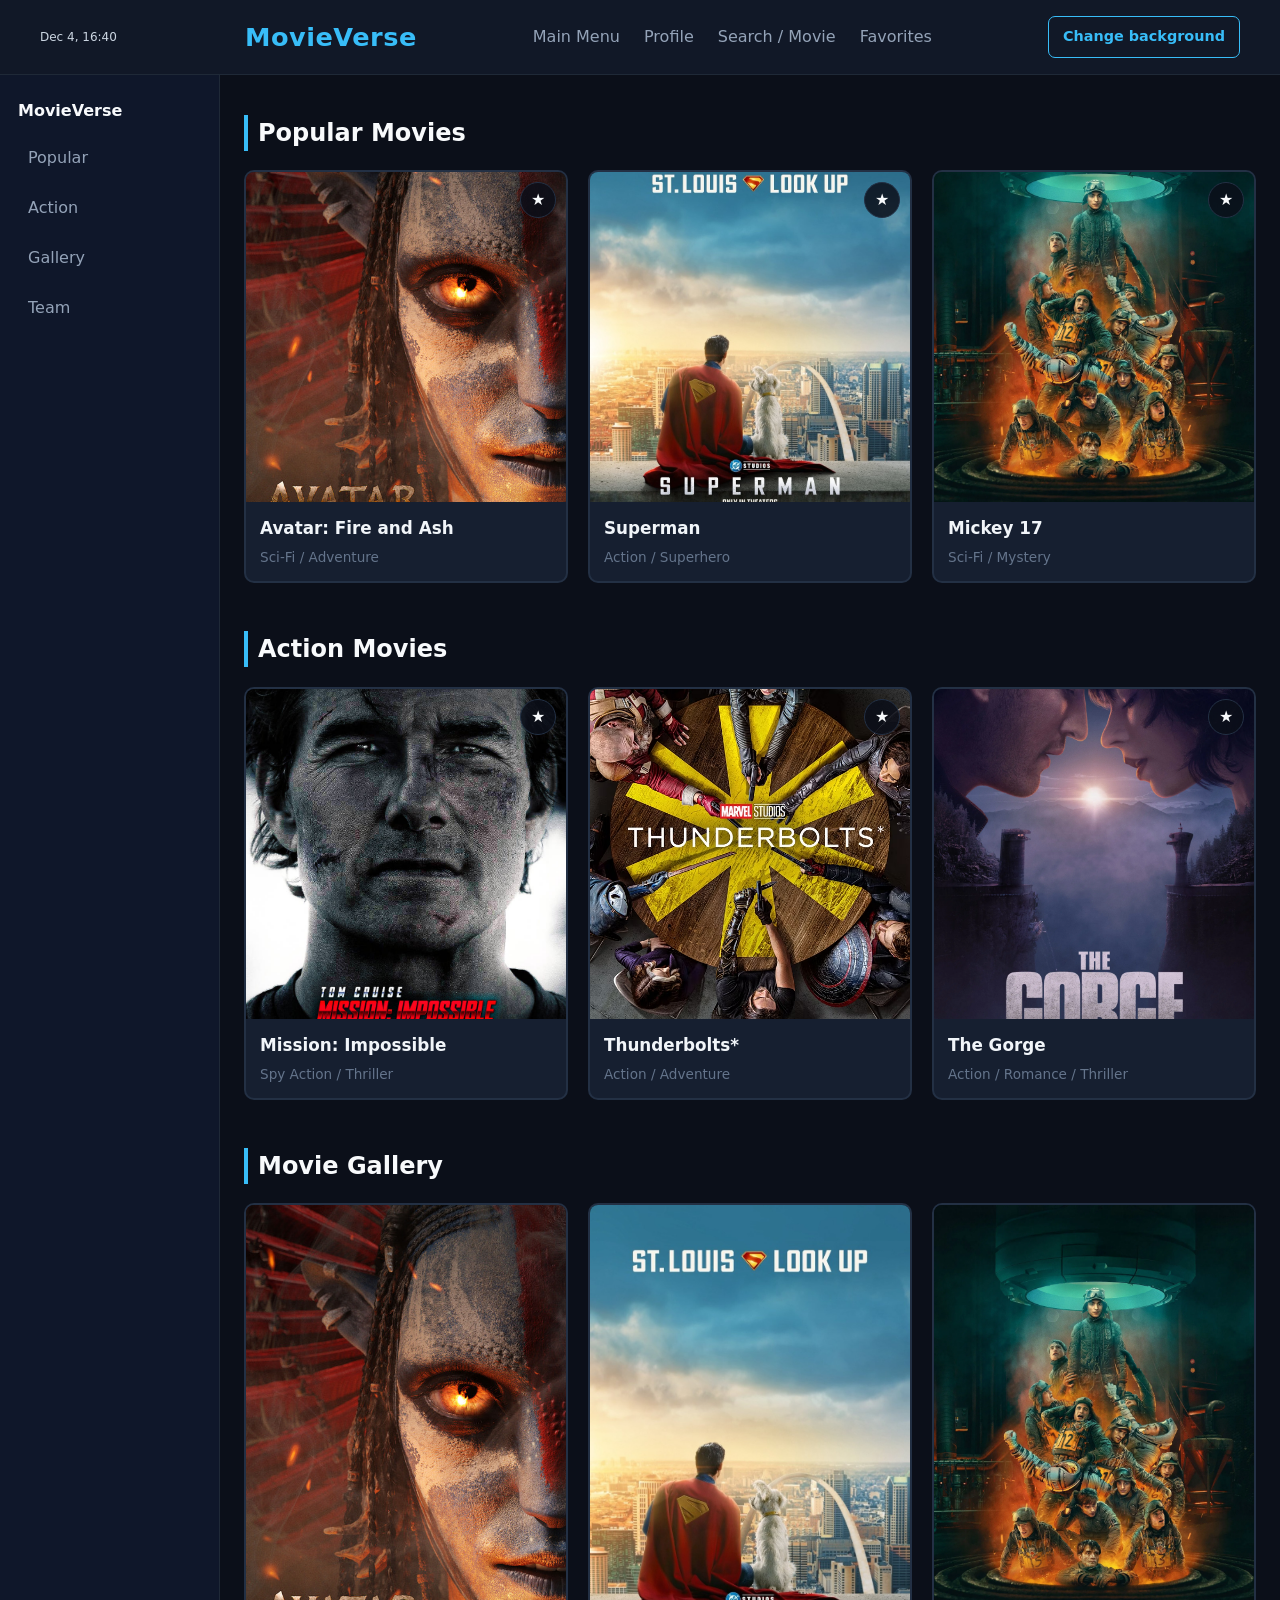
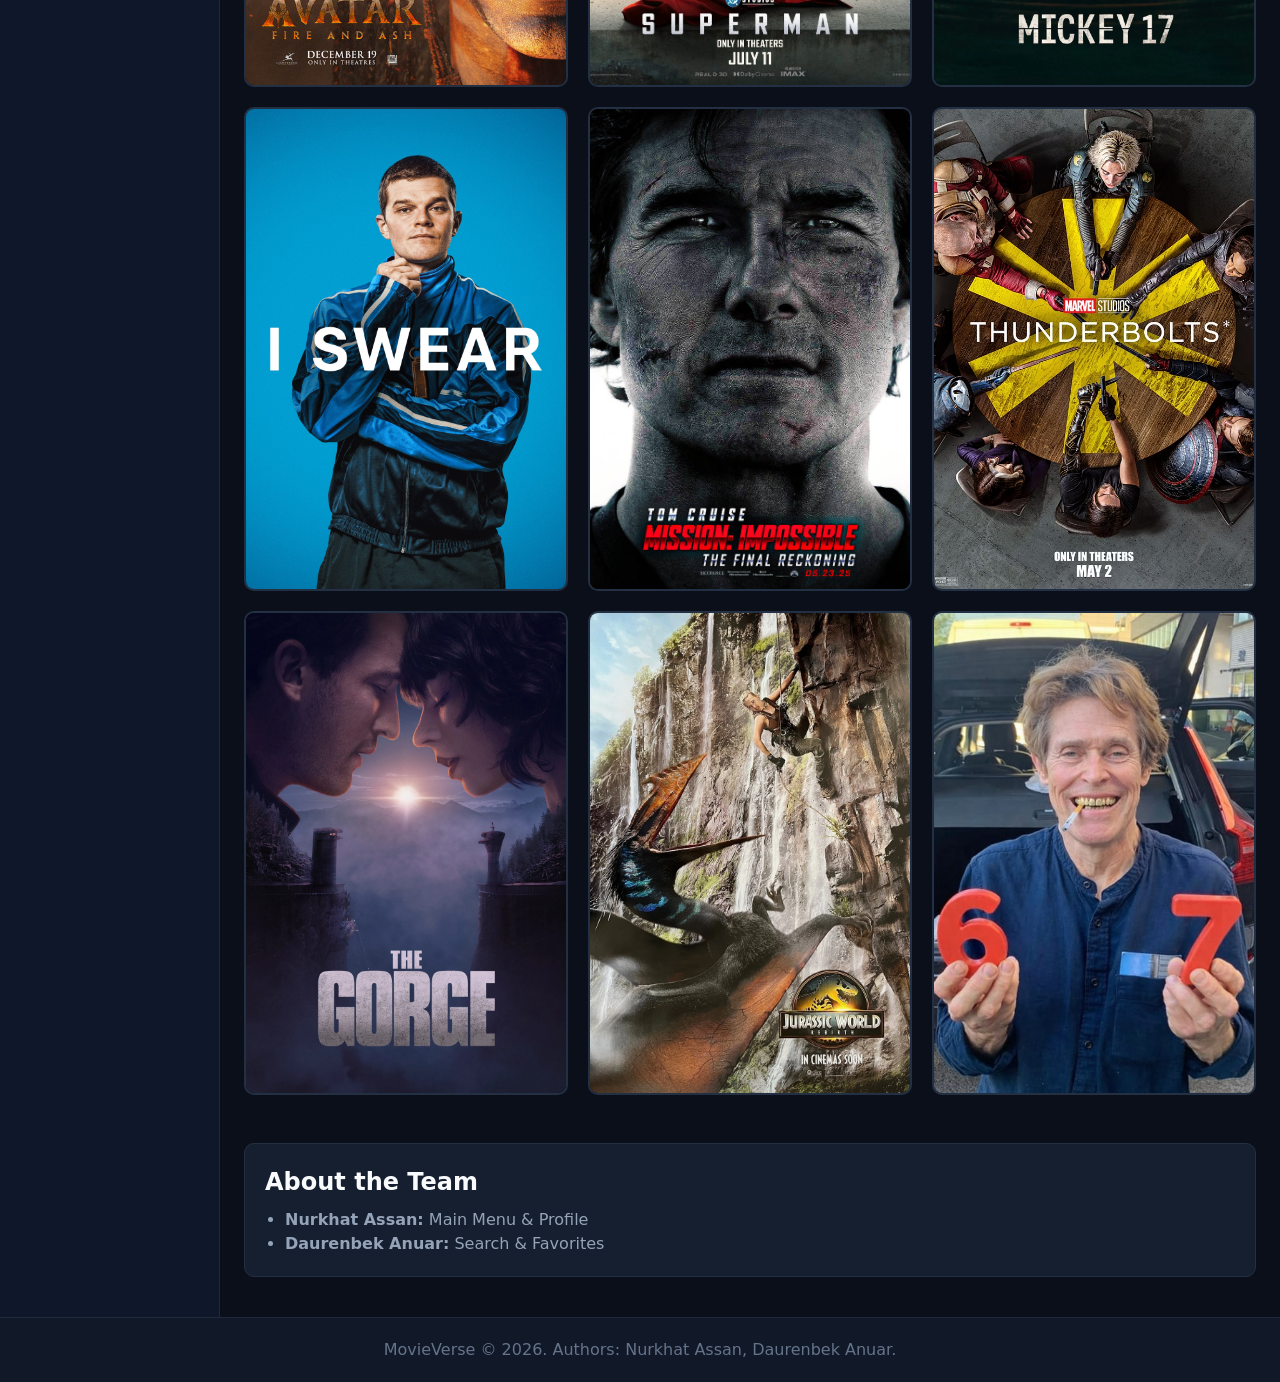
<file: index.html>
<!-- Created by Nurkhat Assan -->
<!DOCTYPE html>
<html lang="en">
<head>
    <meta charset="UTF-8">
    <meta name="viewport" content="width=device-width, initial-scale=1.0">
    <title>MovieVerse - Main Menu</title>
    <link rel="stylesheet" href="css/style.css">
</head>
<body>
<div class="page-layout">
    <header id="main-header">
        <nav class="nav-menu">
            <div class="logo">MovieVerse</div>
            <ul class="nav-links">
                <li><a href="index.html">Main Menu</a></li>
                <li><a href="profile.html">Profile</a></li>
                <li><a href="movie.html">Search / Movie</a></li>
                <li><a href="favorites.html">Favorites</a></li>
            </ul>
            <button
                type="button"
                class="theme-toggle"
                id="change-background"
                aria-label="Change background color">
                Change background
            </button>
        </nav>
    </header>

    <aside class="sidebar">
        <h2>MovieVerse</h2>
        <ul>
            <li><a href="#popular">Popular</a></li>
            <li><a href="#action">Action</a></li>
            <li><a href="#gallery">Gallery</a></li>
            <li><a href="#team">Team</a></li>
        </ul>
    </aside>

    <main>
        <div class="container">
            <section id="popular">
                <h1 class="section-title">Popular Movies</h1>

                <div class="card-row">
                    <div class="movie-card">
                        <button type="button" class="fav-btn"
                                title="Add to favorites">★</button>
                        <img src="images/avatar.jpg" alt="Avatar: Fire and Ash">
                        <div class="movie-info">
                            <div>
                                <h3>Avatar: Fire and Ash</h3>
                                <p>Sci-Fi / Adventure</p>
                            </div>
                        </div>
                    </div>

                    <div class="movie-card">
                        <button type="button" class="fav-btn"
                                title="Add to favorites">★</button>
                        <img src="images/superman.jpg" alt="Superman">
                        <div class="movie-info">
                            <div>
                                <h3>Superman</h3>
                                <p>Action / Superhero</p>
                            </div>
                        </div>
                    </div>

                    <div class="movie-card">
                        <button type="button" class="fav-btn"
                                title="Add to favorites">★</button>
                        <img src="images/mickey17.jpg" alt="Mickey 17">
                        <div class="movie-info">
                            <div>
                                <h3>Mickey 17</h3>
                                <p>Sci-Fi / Mystery</p>
                            </div>
                        </div>
                    </div>
                </div>
            </section>

            <section id="action">
                <h2 class="section-title">Action Movies</h2>

                <div class="card-row">
                    <div class="movie-card">
                        <button type="button" class="fav-btn"
                                title="Add to favorites">★</button>
                        <img src="images/mission.jpg"
                             alt="Mission: Impossible - The Final Reckoning">
                        <div class="movie-info">
                            <div>
                                <h3>Mission: Impossible</h3>
                                <p>Spy Action / Thriller</p>
                            </div>
                        </div>
                    </div>

                    <div class="movie-card">
                        <button type="button" class="fav-btn"
                                title="Add to favorites">★</button>
                        <img src="images/thunderbolts.jpg" alt="Thunderbolts">
                        <div class="movie-info">
                            <div>
                                <h3>Thunderbolts*</h3>
                                <p>Action / Adventure</p>
                            </div>
                        </div>
                    </div>

                    <div class="movie-card">
                        <button type="button" class="fav-btn"
                                title="Add to favorites">★</button>
                        <img src="images/gorge.jpg" alt="The Gorge">
                        <div class="movie-info">
                            <div>
                                <h3>The Gorge</h3>
                                <p>Action / Romance / Thriller</p>
                            </div>
                        </div>
                    </div>
                </div>
            </section>

            <section id="gallery">
                <h2 class="section-title">Movie Gallery</h2>

                <div class="gallery-grid">
                    <div class="gallery-item">
                        <img src="images/avatar.jpg" alt="Avatar: Fire and Ash">
                        <div class="gallery-caption">
                            <strong>Avatar: Fire and Ash</strong>
                            <span>Sci-Fi / Adventure</span>
                        </div>
                    </div>

                    <div class="gallery-item">
                        <img src="images/superman.jpg" alt="Superman">
                        <div class="gallery-caption">
                            <strong>Superman</strong>
                            <span>Action / Superhero</span>
                        </div>
                    </div>

                    <div class="gallery-item">
                        <img src="images/mickey17.jpg" alt="Mickey 17">
                        <div class="gallery-caption">
                            <strong>Mickey 17</strong>
                            <span>Sci-Fi / Mystery</span>
                        </div>
                    </div>

                    <div class="gallery-item">
                        <img src="images/iswear.jpg" alt="I Swear">
                        <div class="gallery-caption">
                            <strong>I Swear</strong>
                            <span>Drama / Biography</span>
                        </div>
                    </div>

                    <div class="gallery-item">
                        <img src="images/mission.jpg" alt="Mission: Impossible">
                        <div class="gallery-caption">
                            <strong>Mission: Impossible</strong>
                            <span>Action / Spy</span>
                        </div>
                    </div>

                    <div class="gallery-item">
                        <img src="images/thunderbolts.jpg" alt="Thunderbolts">
                        <div class="gallery-caption">
                            <strong>Thunderbolts*</strong>
                            <span>Action / Adventure</span>
                        </div>
                    </div>

                    <div class="gallery-item">
                        <img src="images/gorge.jpg" alt="The Gorge">
                        <div class="gallery-caption">
                            <strong>The Gorge</strong>
                            <span>Action / Romance</span>
                        </div>
                    </div>

                    <div class="gallery-item">
                        <img src="images/jurassic.jpg"
                             alt="Jurassic World: Rebirth">
                        <div class="gallery-caption">
                            <strong>Jurassic World: Rebirth</strong>
                            <span>Action / Sci-Fi</span>
                        </div>
                    </div>

                    <div class="gallery-item">
                        <img src="images/profile.jpg" alt="MovieVerse profile">
                        <div class="gallery-caption">
                            <strong>MovieVerse Profile</strong>
                            <span>User profile image</span>
                        </div>
                    </div>
                </div>
            </section>

            <section id="team" class="team-box">
                <h2>About the Team</h2>
                <ul>
                    <li><strong>Nurkhat Assan:</strong> Main Menu &amp; Profile</li>
                    <li><strong>Daurenbek Anuar:</strong> Search &amp; Favorites</li>
                </ul>
            </section>
        </div>
    </main>

    <footer>
        <p>MovieVerse &copy; 2026. Authors: Nurkhat Assan, Daurenbek Anuar.</p>
    </footer>
</div>
    <script src="js/assignment.js"></script>
</body>
</html>
</file>
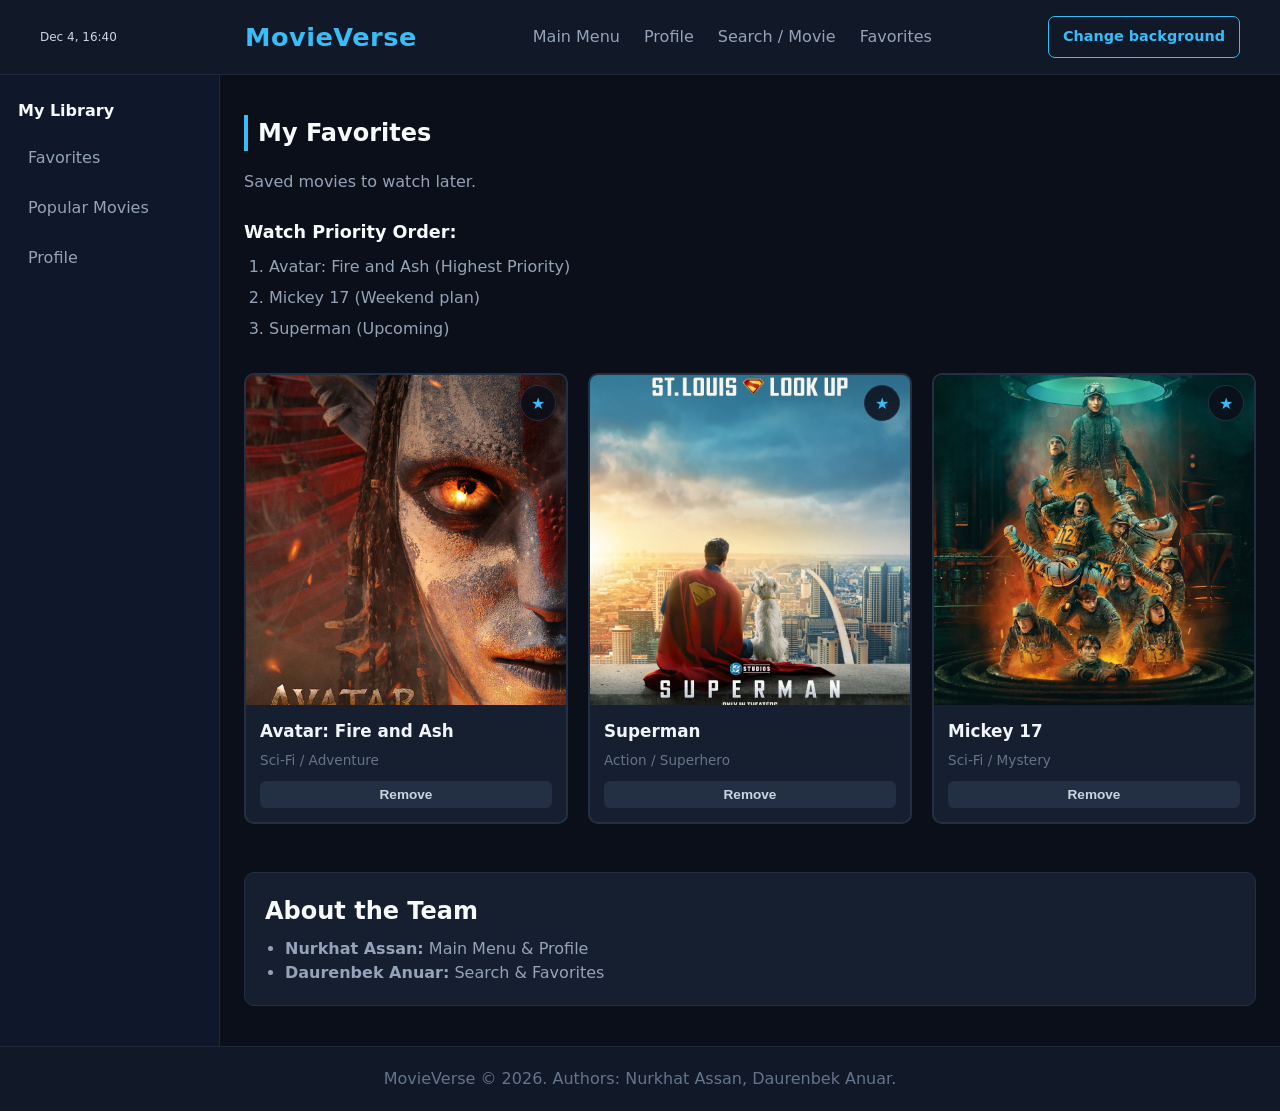
<file: favorites.html>
<!-- Created by Daurenbek Anuar -->
<!DOCTYPE html>
<html lang="en">
<head>
    <meta charset="UTF-8">
    <meta name="viewport" content="width=device-width, initial-scale=1.0">
    <title>MovieVerse - Favorites</title>
    <link rel="stylesheet" href="css/style.css">
</head>
<body>
<div class="page-layout">
    <header id="main-header">
        <nav class="nav-menu">
            <div class="logo">MovieVerse</div>
            <ul class="nav-links">
                <li><a href="index.html">Main Menu</a></li>
                <li><a href="profile.html">Profile</a></li>
                <li><a href="movie.html">Search / Movie</a></li>
                <li><a href="favorites.html">Favorites</a></li>
            </ul>
            <button
                type="button"
                class="theme-toggle"
                id="change-background"
                aria-label="Change background color">
                Change background
            </button>
        </nav>
    </header>

    <aside class="sidebar">
        <h2>My Library</h2>
        <ul>
            <li><a href="favorites.html">Favorites</a></li>
            <li><a href="index.html">Popular Movies</a></li>
            <li><a href="profile.html">Profile</a></li>
        </ul>
    </aside>

    <main>
        <div class="container">
            <h1 class="section-title">My Favorites</h1>
            <p style="color: #94a3b8; margin-bottom: 25px;">Saved movies to watch later.</p>

            <h3 style="color: #f8fafc; margin-bottom: 10px; font-size: 1.1rem;">Watch Priority Order:</h3>
            <ol class="custom-ol">
                <li>Avatar: Fire and Ash (Highest Priority)</li>
                <li>Mickey 17 (Weekend plan)</li>
                <li>Superman (Upcoming)</li>
            </ol>

            <!-- Flexbox is used for this card row as required by Task 2. -->
            <div class="card-row">
                <div class="movie-card">
                    <button type="button" class="fav-btn-active">★</button>
                    <img src="images/avatar.jpg" alt="Avatar">
                    <div class="movie-info">
                        <div><h3>Avatar: Fire and Ash</h3><p>Sci-Fi / Adventure</p></div>
                        <button class="btn" type="button" style="margin-top: 10px; padding: 6px 12px; font-size: 0.85rem; background: #233044; color: #cbd5e1;">Remove</button>
                    </div>
                </div>
                <div class="movie-card">
                    <button type="button" class="fav-btn-active">★</button>
                    <img src="images/superman.jpg" alt="Superman">
                    <div class="movie-info">
                        <div><h3>Superman</h3><p>Action / Superhero</p></div>
                        <button class="btn" type="button" style="margin-top: 10px; padding: 6px 12px; font-size: 0.85rem; background: #233044; color: #cbd5e1;">Remove</button>
                    </div>
                </div>
                <div class="movie-card">
                    <button type="button" class="fav-btn-active">★</button>
                    <img src="images/mickey17.jpg" alt="Mickey 17">
                    <div class="movie-info">
                        <div><h3>Mickey 17</h3><p>Sci-Fi / Mystery</p></div>
                        <button class="btn" type="button" style="margin-top: 10px; padding: 6px 12px; font-size: 0.85rem; background: #233044; color: #cbd5e1;">Remove</button>
                    </div>
                </div>
            </div>

            <section class="team-box">
                <h2>About the Team</h2>
                <ul>
                    <li><strong>Nurkhat Assan:</strong> Main Menu & Profile</li>
                    <li><strong>Daurenbek Anuar:</strong> Search & Favorites</li>
                </ul>
            </section>
        </div>
    </main>

    <footer>
        <p>MovieVerse &copy; 2026. Authors: Nurkhat Assan, Daurenbek Anuar.</p>
    </footer>
</div>
    <script src="js/assignment.js"></script>
</body>
</html>

</body>
</html>
</file>
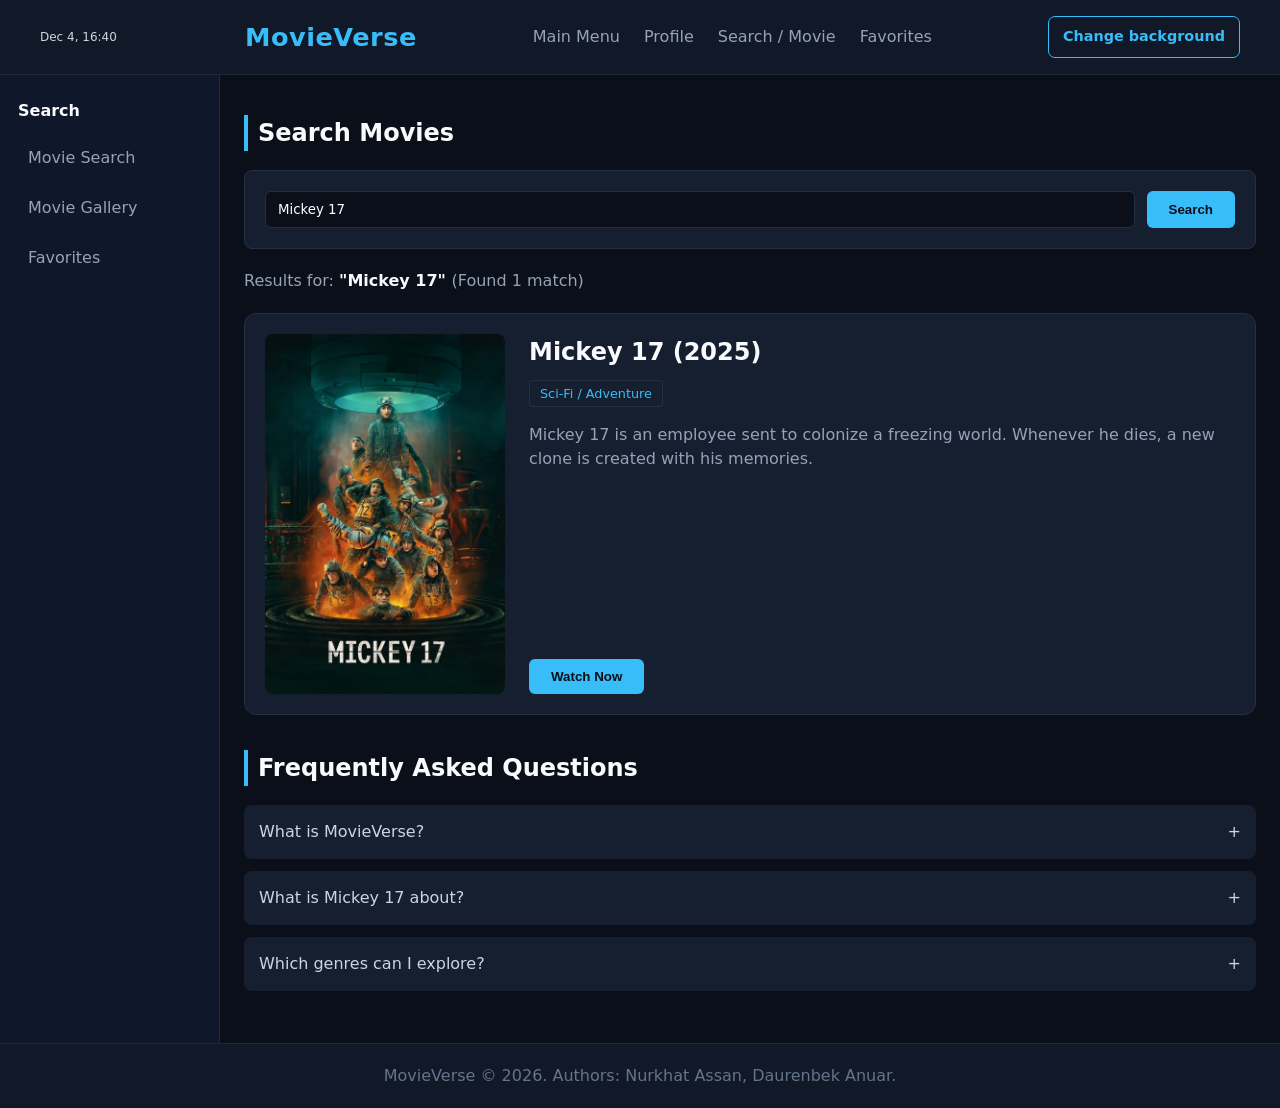
<file: movie.html>
<!-- Created by Daurenbek Anuar -->
<!DOCTYPE html>
<html lang="en">
<head>
    <meta charset="UTF-8">
    <meta name="viewport" content="width=device-width, initial-scale=1.0">
    <title>MovieVerse - Search &amp; Movie</title>
    <link rel="stylesheet" href="css/style.css">
</head>
<body>
<div class="page-layout">
    <header id="main-header">
        <nav class="nav-menu">
            <div class="logo">MovieVerse</div>
            <ul class="nav-links">
                <li><a href="index.html">Main Menu</a></li>
                <li><a href="profile.html">Profile</a></li>
                <li><a href="movie.html">Search / Movie</a></li>
                <li><a href="favorites.html">Favorites</a></li>
            </ul>
            <button
                type="button"
                class="theme-toggle"
                id="change-background"
                aria-label="Change background color">
                Change background
            </button>
        </nav>
    </header>

    <aside class="sidebar">
        <h2>Search</h2>
        <ul>
            <li><a href="movie.html">Movie Search</a></li>
            <li><a href="index.html#gallery">Movie Gallery</a></li>
            <li><a href="favorites.html">Favorites</a></li>
        </ul>
    </aside>

    <main>
        <div class="container">
            <h1 class="section-title">Search Movies</h1>

            <form action="movie.html" method="GET" class="search-box">
                <input type="text" name="query" value="Mickey 17"
                       placeholder="Search by title...">
                <button type="submit" class="btn">Search</button>
            </form>

            <p style="margin-bottom: 20px; color: #94a3b8;">
                Results for:
                <strong style="color: #f8fafc;" class="mickey2">
                    "Mickey 17"
                </strong>
                (Found 1 match)
            </p>

            <div class="movie-result-card">
                <img src="images/mickey17.jpg" alt="Mickey 17"
                     class="movie-result-poster">

                <div class="movie-result-details">
                    <div>
                        <h2 class="mickey">Mickey 17 (2025)</h2>
                        <span class="movie-badge">Sci-Fi / Adventure</span>
                        <p class="movie-desc">
                            Mickey 17 is an employee sent to colonize a
                            freezing world. Whenever he dies, a new clone
                            is created with his memories.
                        </p>
                    </div>

                    <div class="actions-row">
                        <button class="btn" type="button">Watch Now</button>
                    </div>
                </div>
            </div>

            <!-- TASK 2: FAQ Accordion -->
            <section id="movie-faq" style="margin-top: 35px;">
                <h2 class="section-title">Frequently Asked Questions</h2>

                <div class="faq-item"
                     style="margin-bottom: 12px; border-radius: 8px;
                     overflow: hidden; background: #161f30;">
                    <button type="button" class="faq-question"
                            aria-expanded="false"
                            style="width: 100%; padding: 15px;
                            display: flex; justify-content: space-between;
                            gap: 12px; border: 0; cursor: pointer;
                            text-align: left; font: inherit;
                            background: #161f30; color: inherit;">
                        What is MovieVerse?
                        <span class="faq-icon">+</span>
                    </button>
                    <div class="faq-answer" aria-hidden="true"
                         style="max-height: 0; overflow: hidden;
                         padding: 0 15px; opacity: 0;
                         transition: max-height 0.35s ease,
                         padding 0.35s ease, opacity 0.35s ease;">
                        <p>
                            MovieVerse is a website where users can explore
                            movies, discover popular titles, and find
                            information about films.
                        </p>
                    </div>
                </div>

                <div class="faq-item"
                     style="margin-bottom: 12px; border-radius: 8px;
                     overflow: hidden; background: #161f30;">
                    <button type="button" class="faq-question"
                            aria-expanded="false"
                            style="width: 100%; padding: 15px;
                            display: flex; justify-content: space-between;
                            gap: 12px; border: 0; cursor: pointer;
                            text-align: left; font: inherit;
                            background: #161f30; color: inherit;">
                        What is Mickey 17 about?
                        <span class="faq-icon">+</span>
                    </button>
                    <div class="faq-answer" aria-hidden="true"
                         style="max-height: 0; overflow: hidden;
                         padding: 0 15px; opacity: 0;
                         transition: max-height 0.35s ease,
                         padding 0.35s ease, opacity 0.35s ease;">
                        <p>
                            Mickey 17 follows an expendable worker on a
                            dangerous mission to colonize a frozen planet.
                            When he dies, another version of him is created.
                        </p>
                    </div>
                </div>

                <div class="faq-item"
                     style="margin-bottom: 12px; border-radius: 8px;
                     overflow: hidden; background: #161f30;">
                    <button type="button" class="faq-question"
                            aria-expanded="false"
                            style="width: 100%; padding: 15px;
                            display: flex; justify-content: space-between;
                            gap: 12px; border: 0; cursor: pointer;
                            text-align: left; font: inherit;
                            background: #161f30; color: inherit;">
                        Which genres can I explore?
                        <span class="faq-icon">+</span>
                    </button>
                    <div class="faq-answer" aria-hidden="true"
                         style="max-height: 0; overflow: hidden;
                         padding: 0 15px; opacity: 0;
                         transition: max-height 0.35s ease,
                         padding 0.35s ease, opacity 0.35s ease;">
                        <p>
                            MovieVerse includes movie categories such as
                            science fiction, adventure, action, thriller,
                            and drama.
                        </p>
                    </div>
                </div>
            </section>
        </div>
    </main>

    <footer>
        <p>MovieVerse &copy; 2026. Authors: Nurkhat Assan, Daurenbek Anuar.</p>
    </footer>
</div>
    <script src="js/assignment.js"></script>
</body>
</html>
</file>
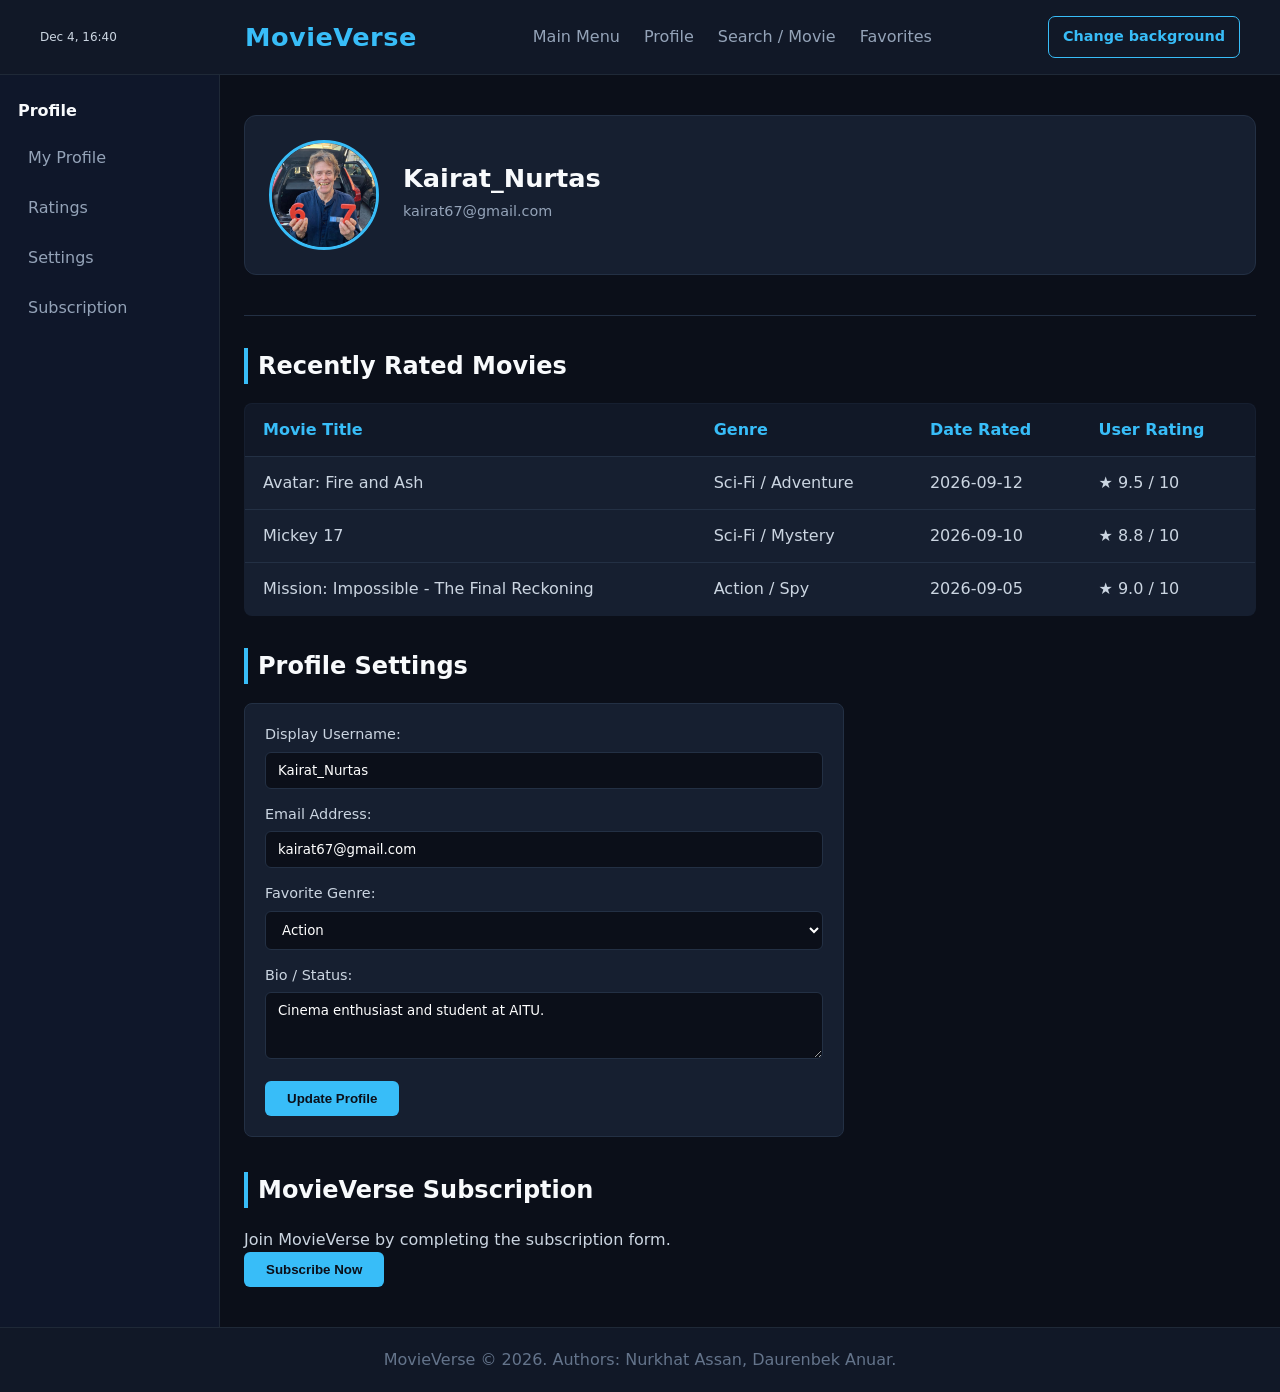
<file: profile.html>
<!-- Created by Nurkhat Assan -->
<!DOCTYPE html>
<html lang="en">
<head>
    <meta charset="UTF-8">
    <meta name="viewport" content="width=device-width, initial-scale=1.0">
    <title>MovieVerse - Profile</title>
    <link rel="stylesheet" href="css/style.css">
</head>
<body>
<div class="page-layout">
    <header id="main-header">
        <nav class="nav-menu">
            <div class="logo">MovieVerse</div>
            <ul class="nav-links">
                <li><a href="index.html">Main Menu</a></li>
                <li><a href="profile.html">Profile</a></li>
                <li><a href="movie.html">Search / Movie</a></li>
                <li><a href="favorites.html">Favorites</a></li>
            </ul>
            <button
                type="button"
                class="theme-toggle"
                id="change-background"
                aria-label="Change background color">
                Change background
            </button>
        </nav>
    </header>

    <aside class="sidebar">
        <h2>Profile</h2>
        <ul>
            <li><a href="profile.html">My Profile</a></li>
            <li><a href="#ratings">Ratings</a></li>
            <li><a href="#settings">Settings</a></li>
            <li><a href="#subscription-feature">Subscription</a></li>
        </ul>
    </aside>

    <main>
        <div class="container">
            <section class="profile-header">
                <img src="images/profile.jpg" alt="Profile Picture"
                     class="profile-img">
                <div class="profile-info">
                    <h1>Kairat_Nurtas</h1>
                    <p class="email">kairat67@gmail.com</p>
                </div>
            </section>

            <hr class="divider">

            <section id="ratings">
                <h2 class="section-title">Recently Rated Movies</h2>
                <div class="table-wrapper">
                    <table class="ratings-table">
                        <thead>
                            <tr>
                                <th>Movie Title</th>
                                <th>Genre</th>
                                <th>Date Rated</th>
                                <th>User Rating</th>
                            </tr>
                        </thead>
                        <tbody>
                            <tr>
                                <td>Avatar: Fire and Ash</td>
                                <td>Sci-Fi / Adventure</td>
                                <td>2026-09-12</td>
                                <td>★ 9.5 / 10</td>
                            </tr>
                            <tr>
                                <td>Mickey 17</td>
                                <td>Sci-Fi / Mystery</td>
                                <td>2026-09-10</td>
                                <td>★ 8.8 / 10</td>
                            </tr>
                            <tr>
                                <td>Mission: Impossible - The Final Reckoning</td>
                                <td>Action / Spy</td>
                                <td>2026-09-05</td>
                                <td>★ 9.0 / 10</td>
                            </tr>
                        </tbody>
                    </table>
                </div>
            </section>

            <section id="settings">
                <h2 class="section-title">Profile Settings</h2>
                <form id="contact-form" class="form-card">
                    <div class="form-group">
                        <label for="username">Display Username:</label>
                        <input type="text" id="username" name="username"
                               value="Kairat_Nurtas">
                    </div>

                    <div class="form-group">
                        <label for="email">Email Address:</label>
                        <input type="email" id="email" name="email"
                               value="kairat67@gmail.com" required>
                    </div>

                    <div class="form-group">
                        <label for="fav-genre">Favorite Genre:</label>
                        <select id="fav-genre" name="fav-genre">
                            <option value="action">Action</option>
                            <option value="scifi">Sci-Fi</option>
                            <option value="drama">Drama</option>
                        </select>
                    </div>

                    <div class="form-group">
                        <label for="bio">Bio / Status:</label>
                        <textarea id="bio" name="bio" rows="3">Cinema enthusiast and student at AITU.</textarea>
                    </div>

                    <button type="submit" class="btn">Update Profile</button>
                </form>
            </section>

            <!-- TASK 3: Popup Subscription -->
            <section id="subscription-feature" style="margin-top: 35px;">
                <h2 class="section-title">MovieVerse Subscription</h2>
                <p>Join MovieVerse by completing the subscription form.</p>

                <button type="button" class="btn" id="open-subscription">
                    Subscribe Now
                </button>
            </section>

            <!-- TASK 1: Form Validation -->
            <div id="subscription-popup" aria-hidden="true"
                 style="display: none; position: fixed; inset: 0;
                 z-index: 1000; background: rgba(0,0,0,0.8);
                 justify-content: center; align-items: center;
                 padding: 15px; overflow-y: auto;">

                <div role="dialog" aria-modal="true"
                     aria-labelledby="subscription-title"
                     style="position: relative; width: 100%;
                     max-width: 430px; max-height: 90vh;
                     overflow-y: auto; padding: 25px;
                     border-radius: 12px; background: #161f30;
                     color: #f8fafc;">

                    <button type="button" id="close-subscription"
                            aria-label="Close popup"
                            style="position: absolute; top: 8px; right: 12px;
                            border: 0; background: transparent;
                            color: inherit; font-size: 28px;
                            cursor: pointer;">
                        &times;
                    </button>

                    <h2 id="subscription-title">Join MovieVerse</h2>
                    <p>Enter your details below.</p>

                    <form id="subscription-form" novalidate>
                        <div class="form-group">
                            <label for="subscription-email">Email Address:</label>
                            <input type="email" id="subscription-email"
                                   name="subscription-email"
                                   placeholder="name@example.com"
                                   autocomplete="email" required>
                        </div>

                        <div class="form-group">
                            <label for="subscription-password">Password:</label>
                            <input type="password" id="subscription-password"
                                   name="subscription-password"
                                   placeholder="At least 8 characters"
                                   autocomplete="new-password" required>
                        </div>

                        <div class="form-group">
                            <label for="confirm-password">Confirm Password:</label>
                            <input type="password" id="confirm-password"
                                   name="confirm-password"
                                   placeholder="Repeat your password"
                                   autocomplete="new-password" required>
                        </div>

                        <p id="form-message" role="status"
                           aria-live="polite"></p>

                        <button type="submit" class="btn">
                            Validate and Subscribe
                        </button>
                    </form>
                </div>
            </div>
        </div>
    </main>

    <footer>
        <p>MovieVerse &copy; 2026. Authors: Nurkhat Assan, Daurenbek Anuar.</p>
    </footer>
</div>
    <script src="js/assignment.js"></script>
</body>
</html>
</file>
<file: css/style.css>
/* MovieVerse - Assignment #2: Advanced CSS (Flexbox & Grid) */

* {
    margin: 0;
    padding: 0;
    box-sizing: border-box;
}

html {
    scroll-behavior: smooth;
}

body {
    min-height: 100vh;
    font-family: 'Segoe UI', system-ui, sans-serif;
    background-color: #0b0f19;
    color: #cbd5e1;
    line-height: 1.5;
}

/* =========================
   TASK 3 - GRID PAGE LAYOUT
   ========================= */

.page-layout {
    min-height: 100vh;
    display: grid;
    grid-template-columns: 220px minmax(0, 1fr);
    grid-template-rows: auto minmax(0, 1fr) auto;
    grid-template-areas:
        "header header"
        "sidebar main"
        "footer footer";
}

#main-header {
    grid-area: header;
    background-color: #111827;
    border-bottom: 1px solid #1f2937;
    padding: 1rem 2.5rem;
}

/* =========================
   TASK 1 - FLEXBOX NAVIGATION
   ========================= */

.nav-menu {
    display: flex;
    justify-content: space-between;
    align-items: center;
    max-width: 1200px;
    margin: 0 auto;
    gap: 30px;
}

.logo {
    color: #38bdf8;
    font-size: 1.6rem;
    font-weight: 700;
    letter-spacing: 0.5px;
    white-space: nowrap;
}

.nav-links {
    list-style: none;
    display: flex;
    align-items: center;
    justify-content: flex-end;
    gap: 24px;
    flex-wrap: wrap;
}

.nav-links a {
    color: #94a3b8;
    text-decoration: none;
    font-weight: 500;
    transition: color 0.2s ease;
}

.nav-links a:hover {
    color: #38bdf8;
}

/* =========================
   TASK 3 - GRID SIDEBAR
   ========================= */

.sidebar {
    grid-area: sidebar;
    background-color: #0f172a;
    border-right: 1px solid #1f2937;
    padding: 24px 18px;
}

.sidebar h2 {
    color: #f8fafc;
    font-size: 1rem;
    margin-bottom: 14px;
}

.sidebar ul {
    list-style: none;
    display: flex;
    flex-direction: column;
    gap: 8px;
}

.sidebar a {
    display: block;
    padding: 9px 10px;
    color: #94a3b8;
    text-decoration: none;
    border-radius: 6px;
    transition: background-color 0.2s ease, color 0.2s ease;
}

.sidebar a:hover {
    background-color: #161f30;
    color: #38bdf8;
}

/* =========================
   GRID MAIN AREA
   ========================= */

main {
    grid-area: main;
    min-width: 0;
}

.container {
    width: min(1200px, 100%);
    margin: 0 auto;
    padding: 2.5rem 1.5rem;
}

.section-title {
    color: #f8fafc;
    font-size: 1.5rem;
    margin-bottom: 1.2rem;
    border-left: 4px solid #38bdf8;
    padding-left: 10px;
}

/* =========================
   TASK 2 - FLEXBOX CARD ROW
   ========================= */

.card-row {
    display: flex;
    align-items: stretch;
    gap: 20px;
    margin-bottom: 3rem;
}

.card-row .movie-card {
    flex: 1 1 0;
    min-width: 0;
}

/* =========================
   TASK 4 - CSS GRID GALLERY
   ========================= */

.gallery-grid {
    display: grid;
    grid-template-columns: repeat(3, minmax(0, 1fr));
    grid-auto-rows: 1fr;
    gap: 20px;
    margin-bottom: 3rem;
}

.gallery-item {
    position: relative;
    min-height: 320px;
    overflow: hidden;
    border: 2px solid #233044;
    border-radius: 10px;
    background-color: #161f30;
}

.gallery-item img {
    width: 100%;
    height: 100%;
    min-height: 320px;
    object-fit: cover;
    display: block;
    transition: transform 0.3s ease;
}

.gallery-caption {
    position: absolute;
    left: 0;
    right: 0;
    bottom: 0;
    padding: 18px 14px;
    color: #f8fafc;
    background: linear-gradient(transparent, rgba(0, 0, 0, 0.9));
    transform: translateY(100%);
    transition: transform 0.3s ease;
}

.gallery-caption strong {
    display: block;
    font-size: 1rem;
}

.gallery-caption span {
    color: #cbd5e1;
    font-size: 0.82rem;
}

.gallery-item:hover {
    border-color: #38bdf8;
}

.gallery-item:hover img {
    transform: scale(1.05);
}

.gallery-item:hover .gallery-caption {
    transform: translateY(0);
}

/* =========================
   MOVIE CARDS
   ========================= */

.movie-card {
    position: relative;
    background-color: #161f30;
    border: 2px solid #233044;
    border-radius: 10px;
    overflow: hidden;
    display: flex;
    flex-direction: column;
    min-width: 0;
    transition: border-color 0.2s ease, box-shadow 0.2s ease, transform 0.2s ease;
}

.movie-card:hover {
    border-color: #38bdf8;
    box-shadow: 0 0 12px rgba(56, 189, 248, 0.25);
    transform: translateY(-4px);
}

.movie-card img {
    width: 100%;
    height: 330px;
    object-fit: cover;
    display: block;
}

.movie-info {
    padding: 14px;
    display: flex;
    flex-direction: column;
    flex-grow: 1;
    justify-content: space-between;
}

.movie-info h3 {
    color: #f1f5f9;
    font-size: 1.05rem;
    margin-bottom: 6px;
}

.movie-info p {
    font-size: 0.85rem;
    color: #64748b;
}

.fav-btn,
.fav-btn-active {
    position: absolute;
    top: 10px;
    right: 10px;
    z-index: 2;
    width: 36px;
    height: 36px;
    border: 1px solid #233044;
    border-radius: 50%;
    background: rgba(11, 15, 25, 0.85);
    color: #f8fafc;
    cursor: pointer;
    font-size: 1rem;
}

.fav-btn:hover,
.fav-btn-active:hover {
    color: #38bdf8;
}

.fav-btn-active {
    color: #38bdf8;
}

/* =========================
   PROFILE
   ========================= */

.profile-header {
    display: flex;
    align-items: center;
    gap: 24px;
    margin-bottom: 2.5rem;
    background-color: #161f30;
    border: 1px solid #233044;
    padding: 24px;
    border-radius: 12px;
}

.profile-img {
    width: 110px;
    height: 110px;
    border-radius: 50%;
    object-fit: cover;
    border: 3px solid #38bdf8;
}

.profile-info h1 {
    color: #f8fafc;
    font-size: 1.6rem;
    margin-bottom: 4px;
}

.profile-info .email {
    font-size: 0.9rem;
    color: #94a3b8;
    margin-bottom: 8px;
}

.divider {
    height: 1px;
    border: 0;
    background-color: #233044;
    margin-bottom: 2rem;
}

/* =========================
   TABLE
   ========================= */

.table-wrapper {
    overflow-x: auto;
    margin-bottom: 2rem;
}

.ratings-table {
    width: 100%;
    border-collapse: collapse;
    background-color: #161f30;
    border-radius: 8px;
    overflow: hidden;
    border: 1px solid #233044;
    min-width: 650px;
}

.ratings-table th,
.ratings-table td {
    padding: 14px 18px;
    text-align: left;
    border-bottom: 1px solid #233044;
}

.ratings-table th {
    background-color: #111827;
    color: #38bdf8;
    font-weight: 600;
}

.ratings-table tr:last-child td {
    border-bottom: none;
}

/* =========================
   FORMS / BUTTONS
   ========================= */

.form-card,
.search-box {
    background: #161f30;
    border: 1px solid #233044;
    border-radius: 8px;
    padding: 20px;
}

.form-card {
    max-width: 600px;
}

.form-group {
    margin-bottom: 15px;
}

label {
    display: block;
    margin-bottom: 6px;
    color: #cbd5e1;
    font-size: 0.9rem;
}

input[type="text"],
input[type="email"],
select,
textarea {
    width: 100%;
    padding: 10px 12px;
    background: #0b0f19;
    border: 1px solid #233044;
    color: #fff;
    border-radius: 6px;
    font-family: inherit;
}

input:focus,
textarea:focus,
select:focus {
    border-color: #38bdf8;
    outline: none;
}

.btn {
    background-color: #38bdf8;
    color: #0b0f19;
    border: none;
    padding: 10px 22px;
    cursor: pointer;
    border-radius: 6px;
    font-weight: 600;
    transition: background-color 0.2s ease, transform 0.2s ease;
}

.btn:hover {
    background-color: #0284c7;
    color: #fff;
    transform: translateY(-2px);
}

.search-box {
    display: flex;
    gap: 12px;
    margin-bottom: 20px;
}

.search-box input {
    flex: 1;
}

.movie-result-card {
    display: flex;
    align-items: stretch;
    gap: 24px;
    background-color: #161f30;
    border: 1px solid #233044;
    border-radius: 12px;
    padding: 20px;
}

.movie-result-poster {
    width: 240px;
    min-height: 340px;
    object-fit: cover;
    border-radius: 8px;
}

.movie-result-details {
    flex: 1;
    display: flex;
    flex-direction: column;
    justify-content: space-between;
    min-width: 0;
}

.movie-result-details h2 {
    color: #f8fafc;
    margin-bottom: 10px;
}

.movie-desc {
    color: #94a3b8;
    margin-top: 16px;
}

.movie-badge {
    display: inline-block;
    color: #38bdf8;
    border: 1px solid #233044;
    padding: 3px 10px;
    border-radius: 4px;
    font-size: 0.8rem;
}

.actions-row {
    display: flex;
    gap: 10px;
    margin-top: 20px;
}

/* =========================
   LIST / TEAM
   ========================= */

.custom-ol {
    margin: 0 0 2rem 25px;
    color: #94a3b8;
}

.custom-ol li {
    margin-bottom: 7px;
}

.team-box {
    background-color: #161f30;
    border: 1px solid #233044;
    padding: 20px;
    border-radius: 10px;
    margin-top: 2rem;
}

.team-box h2 {
    color: #f8fafc;
    margin-bottom: 8px;
}

.team-box ul {
    margin-left: 20px;
    color: #94a3b8;
}

/* =========================
   TASK 3 - GRID FOOTER
   ========================= */

footer {
    grid-area: footer;
    background-color: #111827;
    border-top: 1px solid #1f2937;
    padding: 20px 2.5rem;
    text-align: center;
    color: #64748b;
}

/* =========================
   RESPONSIVE DESIGN
   ========================= */

@media (max-width: 1000px) {
    .page-layout {
        grid-template-columns: 180px minmax(0, 1fr);
    }

    .card-row {
        flex-wrap: wrap;
    }

    .card-row .movie-card {
        flex: 1 1 calc(50% - 10px);
    }

    .gallery-grid {
        grid-template-columns: repeat(2, minmax(0, 1fr));
    }
}

@media (max-width: 768px) {
    .page-layout {
        grid-template-columns: 1fr;
        grid-template-rows: auto auto minmax(0, 1fr) auto;
        grid-template-areas:
            "header"
            "sidebar"
            "main"
            "footer";
    }

    #main-header {
        padding: 1rem;
    }

    .nav-menu {
        flex-direction: column;
        justify-content: center;
    }

    .nav-links {
        justify-content: center;
        gap: 12px 18px;
    }

    .sidebar {
        border-right: 0;
        border-bottom: 1px solid #1f2937;
        padding: 14px;
    }

    .sidebar ul {
        flex-direction: row;
        flex-wrap: wrap;
    }

    .container {
        padding: 2rem 1rem;
    }

    .profile-header {
        flex-direction: column;
        text-align: center;
    }

    .movie-result-card {
        flex-direction: column;
    }

    .movie-result-poster {
        width: 100%;
        max-height: 450px;
    }

    footer {
        padding: 18px 1rem;
    }
}

@media (max-width: 480px) {
    .card-row {
        flex-direction: column;
    }

    .card-row .movie-card {
        flex: 1 1 auto;
    }

    .gallery-grid {
        grid-template-columns: 1fr;
    }

    .gallery-item,
    .gallery-item img {
        min-height: 360px;
    }

    .search-box {
        flex-direction: column;
    }

    .nav-links {
        flex-direction: column;
        align-items: center;
    }
}


/* =========================
   LIGHT / DARK THEME TOGGLE
   ========================= */
.theme-toggle {
    flex-shrink: 0;
    padding: 9px 14px;
    border: 1px solid #38bdf8;
    border-radius: 7px;
    background: transparent;
    color: #38bdf8;
    font: inherit;
    font-size: 0.9rem;
    font-weight: 600;
    cursor: pointer;
    transition: background-color 0.2s ease, color 0.2s ease, transform 0.2s ease;
}

.theme-toggle:hover {
    background: #38bdf8;
    color: #0b0f19;
    transform: translateY(-1px);
}

body.light-theme {
    background-color: #f1f5f9;
    color: #334155;
}

body.light-theme #main-header { background-color: #ffffff; border-color: #cbd5e1; }
body.light-theme .sidebar { background-color: #e2e8f0; border-color: #cbd5e1; }
body.light-theme .sidebar h2,
body.light-theme .section-title,
body.light-theme .movie-info h3,
body.light-theme .profile-info h1,
body.light-theme #settings h2,
body.light-theme #ratings h2,
body.light-theme .team-box h2,
body.light-theme .custom-ol,
body.light-theme h3 { color: #0f172a; }
body.light-theme .sidebar a { color: #475569; }
body.light-theme .sidebar a:hover { background-color: #cbd5e1; color: #0284c7; }
body.light-theme .movie-card,
body.light-theme .gallery-item,
body.light-theme .form-card,
body.light-theme .team-box { background-color: #ffffff; border-color: #cbd5e1; }
body.light-theme .gallery-item { background-color: #ffffff; }
body.light-theme .movie-info p,
body.light-theme .profile-info .email { color: #64748b; }
body.light-theme .ratings-table th { background-color: #e2e8f0; color: #0f172a; }
body.light-theme .ratings-table td { color: #334155; border-color: #cbd5e1; }
body.light-theme input,
body.light-theme select,
body.light-theme textarea { background-color: #ffffff; color: #0f172a; border-color: #cbd5e1; }
body.light-theme footer { background-color: #e2e8f0; color: #475569; border-color: #cbd5e1; }
body.light-theme .theme-toggle { background-color: #38bdf8; color: #0b0f19; }
body.light-theme .theme-toggle:hover { background-color: #0ea5e9; border-color: #0ea5e9; }
body.light-theme .btn { color: #0f172a; }
body.light-theme hr, body.light-theme .divider { border-color: #cbd5e1; }
body.light-theme .profile-header { background-color: #f1f5f9; border-color: #cbd5e1; }
body.light-theme .ratings { background-color: #f1f5f9; border-color: #cbd5e1; }
body.light-theme .ratings-table { background-color: #f1f5f9; border-color: #cbd5e1; }
body.light-theme .movie-result-card { background-color: #f1f5f9; border-color: #cbd5e1; }
body.light-theme .mickey { color: #0f172a; }
body.light-theme .mickey2 { color: #0f172a; }

@media (max-width: 900px) {
    .nav-menu { flex-wrap: wrap; }
    .theme-toggle { margin-left: auto; }
}
</file>
